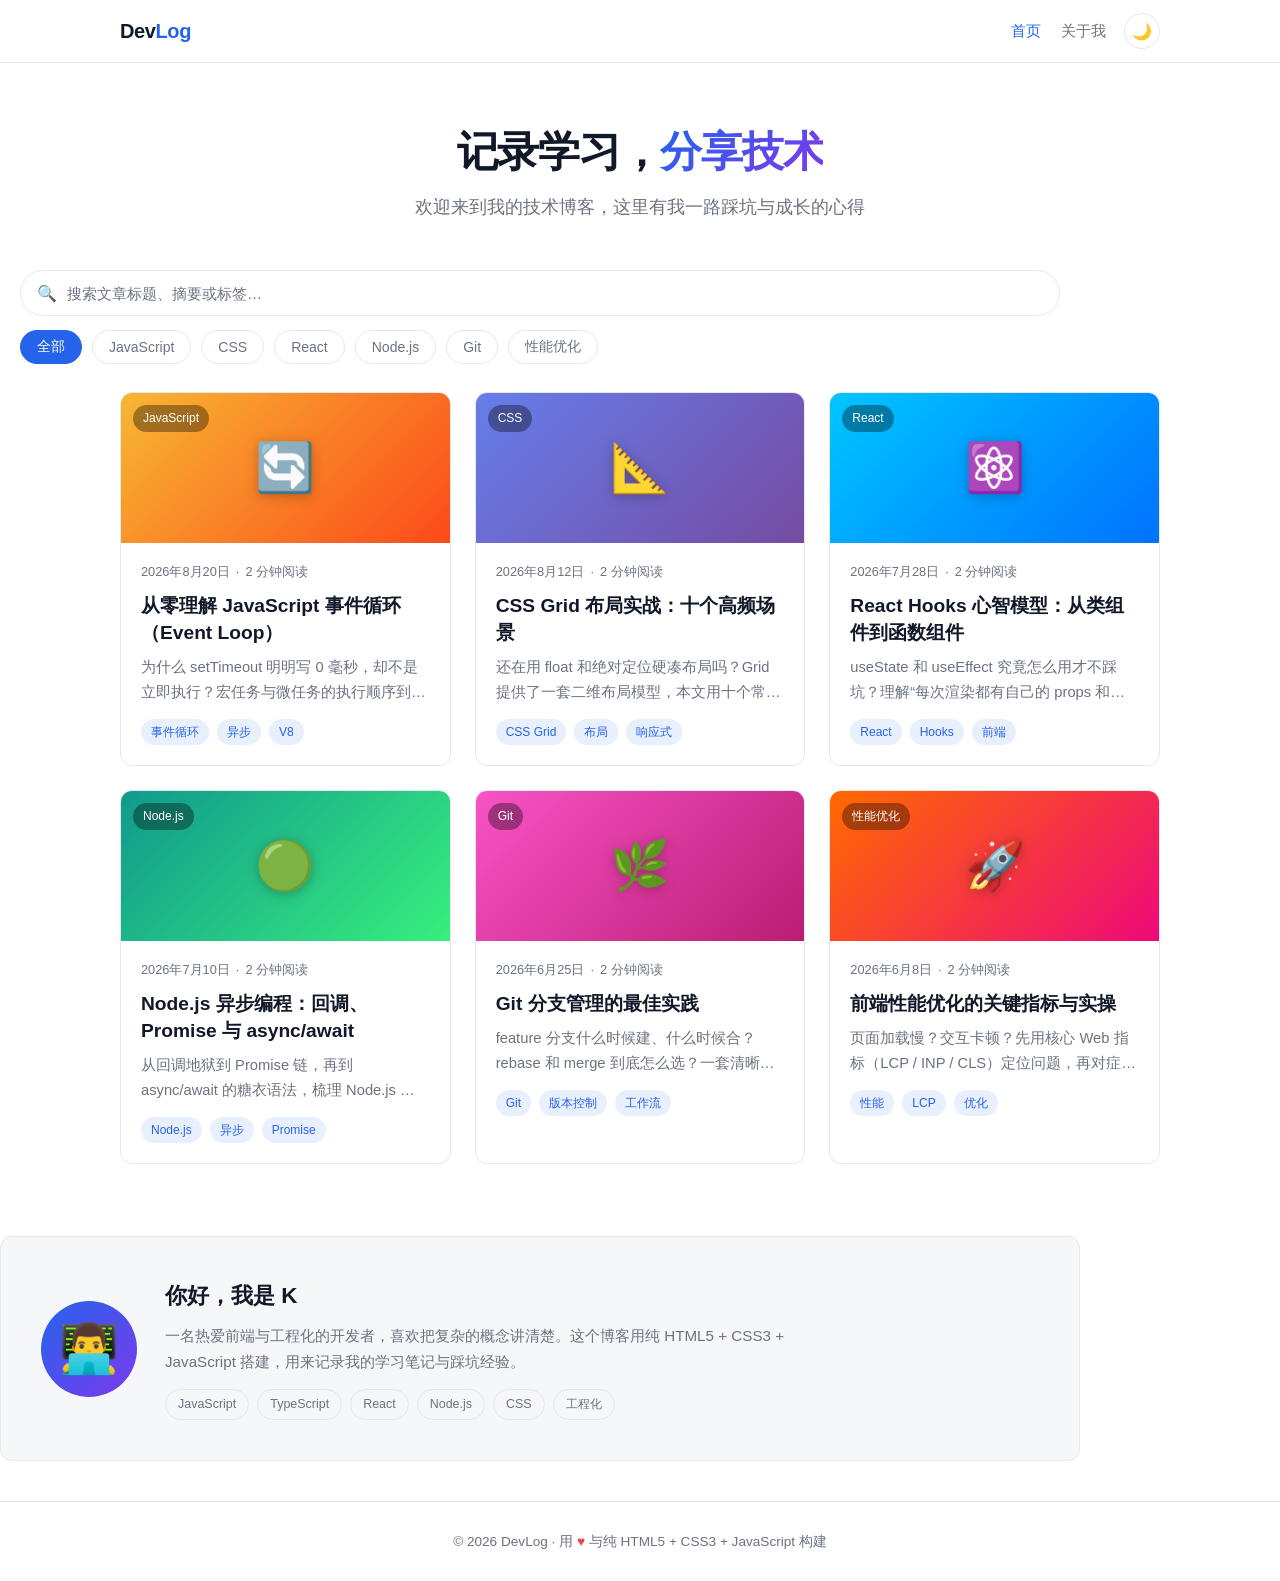
<file: index.html>
<!DOCTYPE html>
<html lang="zh-CN">
<head>
  <meta charset="UTF-8">
  <meta name="viewport" content="width=device-width, initial-scale=1.0">
  <meta name="description" content="个人技术博客，记录学习、分享技术心得">
  <title>我的技术博客</title>
  <link rel="stylesheet" href="css/style.css">
  <!-- 提前应用主题，避免页面闪烁（FOUC） -->
  <script>
    (function () {
      var saved = localStorage.getItem("theme");
      if (saved === "dark" || (!saved && window.matchMedia("(prefers-color-scheme: dark)").matches)) {
        document.documentElement.setAttribute("data-theme", "dark");
      }
    })();
  </script>
</head>
<body data-page="home">
  <!-- 导航栏 -->
  <nav class="navbar">
    <div class="container">
      <a href="index.html" class="logo">Dev<span class="dot">Log</span></a>
      <div class="nav-actions">
        <ul class="nav-links">
          <li><a href="index.html" data-page="home">首页</a></li>
          <li><a href="#about" data-page="about">关于我</a></li>
        </ul>
        <button id="theme-toggle" class="theme-toggle" aria-label="切换主题">🌙</button>
      </div>
    </div>
  </nav>

  <!-- Hero -->
  <header class="hero container">
    <h1 class="hero-title">记录学习，<span class="accent">分享技术</span></h1>
    <p class="hero-subtitle">欢迎来到我的技术博客，这里有我一路踩坑与成长的心得</p>
  </header>

  <!-- 搜索 + 分类筛选 -->
  <section class="controls container">
    <div class="search-box">
      <span class="icon">🔍</span>
      <input id="search-input" type="text" placeholder="搜索文章标题、摘要或标签…" autocomplete="off">
    </div>
    <div class="categories" id="categories"></div>
  </section>

  <!-- 文章列表 -->
  <main class="container">
    <div class="articles-grid" id="articles-grid"></div>
  </main>

  <!-- 关于我 -->
  <section class="about container" id="about">
    <div class="about-avatar">👨‍💻</div>
    <div class="about-body">
      <h2>你好，我是 K</h2>
      <p>一名热爱前端与工程化的开发者，喜欢把复杂的概念讲清楚。这个博客用纯 HTML5 + CSS3 + JavaScript 搭建，用来记录我的学习笔记与踩坑经验。</p>
      <div class="skill-tags">
        <span>JavaScript</span>
        <span>TypeScript</span>
        <span>React</span>
        <span>Node.js</span>
        <span>CSS</span>
        <span>工程化</span>
      </div>
    </div>
  </section>

  <!-- 页脚 -->
  <footer class="footer">
    <div class="container">
      <p>© 2026 DevLog · 用 <span class="heart">♥</span> 与纯 HTML5 + CSS3 + JavaScript 构建</p>
    </div>
  </footer>

  <script src="js/posts.js"></script>
  <script src="js/main.js"></script>
</body>
</html>
</file>
<file: css/style.css>
/* =================================================================
   个人技术博客 - 全局样式
   纯 CSS3：变量 / Flexbox / Grid / 响应式 / 深浅色主题
   ================================================================= */

/* ===== 主题变量 ===== */
:root {
  --bg: #ffffff;
  --bg-soft: #f6f7f9;
  --surface: #ffffff;
  --border: #e5e7eb;
  --text: #111827;
  --text-muted: #6b7280;
  --primary: #2563eb;
  --primary-strong: #1d4ed8;
  --primary-soft: rgba(37, 99, 235, 0.1);
  --shadow-sm: 0 1px 2px rgba(0, 0, 0, 0.05);
  --shadow-md: 0 4px 12px rgba(0, 0, 0, 0.08);
  --shadow-lg: 0 12px 32px rgba(0, 0, 0, 0.12);
  --code-bg: #f1f5f9;
  --radius: 12px;
}

[data-theme="dark"] {
  --bg: #0b0f19;
  --bg-soft: #111827;
  --surface: #111827;
  --border: #1f2937;
  --text: #f3f4f6;
  --text-muted: #9ca3af;
  --primary: #3b82f6;
  --primary-strong: #60a5fa;
  --primary-soft: rgba(59, 130, 246, 0.15);
  --shadow-sm: 0 1px 2px rgba(0, 0, 0, 0.4);
  --shadow-md: 0 4px 12px rgba(0, 0, 0, 0.5);
  --shadow-lg: 0 12px 32px rgba(0, 0, 0, 0.6);
  --code-bg: #1e293b;
}

/* ===== 基础重置 ===== */
* {
  margin: 0;
  padding: 0;
  box-sizing: border-box;
}

html {
  scroll-behavior: smooth;
}

body {
  font-family: -apple-system, BlinkMacSystemFont, "Segoe UI", Roboto,
    "PingFang SC", "Microsoft YaHei", "Helvetica Neue", Arial, sans-serif;
  line-height: 1.7;
  color: var(--text);
  background-color: var(--bg);
  transition: background-color 0.3s ease, color 0.3s ease;
  -webkit-font-smoothing: antialiased;
}

a {
  text-decoration: none;
  color: inherit;
}

ul {
  list-style: none;
}

img {
  max-width: 100%;
  display: block;
}

.container {
  max-width: 1080px;
  margin: 0 auto;
  padding: 0 20px;
}

/* ===== 导航栏 ===== */
.navbar {
  position: sticky;
  top: 0;
  z-index: 100;
  background-color: var(--bg); /* 兼容不支持 color-mix 的旧浏览器 */
  background-color: color-mix(in srgb, var(--bg) 82%, transparent);
  backdrop-filter: blur(12px);
  -webkit-backdrop-filter: blur(12px);
  border-bottom: 1px solid var(--border);
}

.navbar .container {
  display: flex;
  justify-content: space-between;
  align-items: center;
  height: 62px;
}

.logo {
  font-size: 1.25rem;
  font-weight: 700;
  color: var(--text);
  letter-spacing: -0.02em;
}

.logo .dot {
  color: var(--primary);
}

.nav-actions {
  display: flex;
  align-items: center;
  gap: 18px;
}

.nav-links {
  display: flex;
  gap: 20px;
}

.nav-links a {
  font-size: 0.95rem;
  color: var(--text-muted);
  transition: color 0.2s ease;
}

.nav-links a:hover,
.nav-links a.active {
  color: var(--primary);
}

/* 主题切换按钮 */
.theme-toggle {
  display: inline-flex;
  align-items: center;
  justify-content: center;
  width: 36px;
  height: 36px;
  border: 1px solid var(--border);
  border-radius: 50%;
  background: var(--surface);
  color: var(--text);
  cursor: pointer;
  font-size: 1rem;
  transition: border-color 0.2s ease, transform 0.2s ease;
}

.theme-toggle:hover {
  border-color: var(--primary);
  transform: rotate(15deg);
}

/* ===== Hero 区 ===== */
.hero {
  padding: 64px 0 40px;
  text-align: center;
}

.hero-title {
  font-size: 2.6rem;
  font-weight: 800;
  letter-spacing: -0.03em;
  line-height: 1.2;
}

.hero-title .accent {
  background: linear-gradient(135deg, var(--primary), #7c3aed);
  -webkit-background-clip: text;
  background-clip: text;
  color: transparent;
}

.hero-subtitle {
  margin-top: 14px;
  font-size: 1.15rem;
  color: var(--text-muted);
}

/* ===== 控制区：搜索 + 分类 ===== */
.controls {
  display: flex;
  flex-direction: column;
  gap: 14px;
  margin: 8px 0 28px;
}

.search-box {
  display: flex;
  align-items: center;
  gap: 10px;
  padding: 0 16px;
  height: 46px;
  background: var(--surface);
  border: 1px solid var(--border);
  border-radius: 999px;
  transition: border-color 0.2s ease, box-shadow 0.2s ease;
}

.search-box:focus-within {
  border-color: var(--primary);
  box-shadow: 0 0 0 3px var(--primary-soft);
}

.search-box .icon {
  color: var(--text-muted);
  font-size: 1rem;
}

.search-box input {
  flex: 1;
  border: none;
  outline: none;
  background: transparent;
  color: var(--text);
  font-size: 0.95rem;
}

.search-box input::placeholder {
  color: var(--text-muted);
}

.categories {
  display: flex;
  flex-wrap: wrap;
  gap: 10px;
}

.chip {
  padding: 7px 16px;
  border: 1px solid var(--border);
  border-radius: 999px;
  background: var(--surface);
  color: var(--text-muted);
  font-size: 0.875rem;
  cursor: pointer;
  transition: all 0.2s ease;
}

.chip:hover {
  color: var(--primary);
  border-color: var(--primary);
}

.chip.active {
  background: var(--primary);
  border-color: var(--primary);
  color: #ffffff;
}

/* ===== 文章网格 ===== */
.articles-grid {
  display: grid;
  grid-template-columns: repeat(auto-fill, minmax(300px, 1fr));
  gap: 24px;
}

.card {
  background: var(--surface);
  border: 1px solid var(--border);
  border-radius: var(--radius);
  overflow: hidden;
  transition: transform 0.2s ease, box-shadow 0.2s ease, border-color 0.2s ease;
}

.card:hover {
  transform: translateY(-4px);
  box-shadow: var(--shadow-lg);
  border-color: transparent;
}

.card-cover {
  position: relative;
  display: flex;
  align-items: center;
  justify-content: center;
  height: 150px;
  color: #ffffff;
}

.card-emoji {
  font-size: 3rem;
  filter: drop-shadow(0 2px 6px rgba(0, 0, 0, 0.25));
}

.card-category {
  position: absolute;
  top: 12px;
  left: 12px;
  padding: 3px 10px;
  background: rgba(0, 0, 0, 0.35);
  border-radius: 999px;
  font-size: 0.75rem;
  font-weight: 500;
  color: #ffffff;
  backdrop-filter: blur(4px);
}

.card-body {
  padding: 18px 20px 20px;
}

.card-meta {
  display: flex;
  align-items: center;
  gap: 6px;
  font-size: 0.8rem;
  color: var(--text-muted);
}

.card-title {
  margin: 10px 0 8px;
  font-size: 1.2rem;
  font-weight: 700;
  line-height: 1.4;
}

.card-title a {
  transition: color 0.2s ease;
}

.card-title a:hover {
  color: var(--primary);
}

.card-excerpt {
  font-size: 0.92rem;
  color: var(--text-muted);
  display: -webkit-box;
  -webkit-line-clamp: 2;
  -webkit-box-orient: vertical;
  overflow: hidden;
}

.card-tags {
  display: flex;
  flex-wrap: wrap;
  gap: 8px;
  margin-top: 14px;
}

.tag {
  font-size: 0.75rem;
  color: var(--primary);
  background: var(--primary-soft);
  padding: 3px 10px;
  border-radius: 999px;
}

/* ===== 空状态 ===== */
.empty-state {
  grid-column: 1 / -1;
  text-align: center;
  padding: 60px 20px;
  color: var(--text-muted);
}

.empty-state .emoji {
  font-size: 3rem;
  display: block;
  margin-bottom: 12px;
}

/* ===== 关于我 ===== */
.about {
  margin: 72px 0 40px;
  padding: 40px;
  background: var(--bg-soft);
  border: 1px solid var(--border);
  border-radius: var(--radius);
  display: flex;
  gap: 28px;
  align-items: center;
}

.about-avatar {
  flex-shrink: 0;
  width: 96px;
  height: 96px;
  border-radius: 50%;
  background: linear-gradient(135deg, var(--primary), #7c3aed);
  display: flex;
  align-items: center;
  justify-content: center;
  font-size: 3rem;
}

.about-body h2 {
  font-size: 1.4rem;
  margin-bottom: 8px;
}

.about-body p {
  color: var(--text-muted);
  font-size: 0.95rem;
  max-width: 640px;
}

.skill-tags {
  display: flex;
  flex-wrap: wrap;
  gap: 8px;
  margin-top: 14px;
}

.skill-tags span {
  font-size: 0.78rem;
  padding: 4px 12px;
  border: 1px solid var(--border);
  border-radius: 999px;
  color: var(--text-muted);
}

/* ===== 文章详情页 ===== */
.post-container {
  max-width: 760px;
  margin: 0 auto;
  padding: 48px 0 64px;
}

.back-link {
  display: inline-flex;
  align-items: center;
  gap: 6px;
  font-size: 0.9rem;
  color: var(--text-muted);
  margin-bottom: 24px;
  transition: color 0.2s ease;
}

.back-link:hover {
  color: var(--primary);
}

.post-header .post-category {
  display: inline-block;
  padding: 4px 12px;
  background: var(--primary-soft);
  color: var(--primary);
  border-radius: 999px;
  font-size: 0.8rem;
  font-weight: 500;
  margin-bottom: 14px;
}

.post-header h1 {
  font-size: 2.1rem;
  font-weight: 800;
  letter-spacing: -0.02em;
  line-height: 1.3;
}

.post-meta {
  display: flex;
  flex-wrap: wrap;
  align-items: center;
  gap: 10px;
  margin-top: 16px;
  padding-bottom: 24px;
  border-bottom: 1px solid var(--border);
  color: var(--text-muted);
  font-size: 0.88rem;
}

.post-meta .sep {
  color: var(--border);
}

.post-body {
  padding: 28px 0;
  font-size: 1rem;
}

.post-body h2 {
  font-size: 1.45rem;
  margin: 32px 0 14px;
}

.post-body h3 {
  font-size: 1.15rem;
  margin: 24px 0 10px;
}

.post-body p {
  margin: 14px 0;
}

.post-body ul,
.post-body ol {
  margin: 14px 0;
  padding-left: 24px;
}

.post-body ul {
  list-style: disc;
}

.post-body ol {
  list-style: decimal;
}

.post-body li {
  margin: 6px 0;
}

.post-body code {
  font-family: "SF Mono", Menlo, Consolas, "Liberation Mono", monospace;
  font-size: 0.88em;
  background: var(--code-bg);
  padding: 2px 6px;
  border-radius: 5px;
}

.post-body pre {
  background: var(--code-bg);
  border: 1px solid var(--border);
  border-radius: 10px;
  padding: 18px;
  overflow-x: auto;
  margin: 18px 0;
  line-height: 1.6;
}

.post-body pre code {
  background: transparent;
  padding: 0;
  font-size: 0.86rem;
}

.post-body blockquote {
  border-left: 4px solid var(--primary);
  padding: 4px 0 4px 18px;
  margin: 18px 0;
  color: var(--text-muted);
  background: var(--primary-soft);
  border-radius: 0 8px 8px 0;
}

.post-tags {
  display: flex;
  flex-wrap: wrap;
  gap: 8px;
  padding: 20px 0;
  border-top: 1px solid var(--border);
}

/* 上一篇 / 下一篇 */
.post-nav {
  display: grid;
  grid-template-columns: 1fr 1fr;
  gap: 16px;
  margin-top: 8px;
}

.post-nav a {
  display: block;
  padding: 16px 18px;
  border: 1px solid var(--border);
  border-radius: var(--radius);
  transition: border-color 0.2s ease, box-shadow 0.2s ease;
}

.post-nav a:hover {
  border-color: var(--primary);
  box-shadow: var(--shadow-md);
}

.post-nav .dir {
  display: block;
  font-size: 0.78rem;
  color: var(--text-muted);
  margin-bottom: 6px;
}

.post-nav .title {
  font-size: 0.95rem;
  font-weight: 600;
  color: var(--text);
}

.post-nav .next {
  text-align: right;
}

/* ===== 页脚 ===== */
.footer {
  border-top: 1px solid var(--border);
  padding: 28px 0;
  text-align: center;
  color: var(--text-muted);
  font-size: 0.85rem;
}

.footer .heart {
  color: #ef4444;
}

/* ===== 响应式 ===== */
@media (max-width: 720px) {
  .hero {
    padding: 44px 0 28px;
  }

  .hero-title {
    font-size: 1.9rem;
  }

  .nav-links {
    display: none;
  }

  .about {
    flex-direction: column;
    text-align: center;
    padding: 28px 20px;
  }

  .about-body p {
    margin: 0 auto;
  }

  .skill-tags {
    justify-content: center;
  }

  .post-container {
    padding-top: 32px;
  }

  .post-header h1 {
    font-size: 1.6rem;
  }

  .post-nav {
    grid-template-columns: 1fr;
  }

  .post-nav .next {
    text-align: left;
  }
}
</file>
